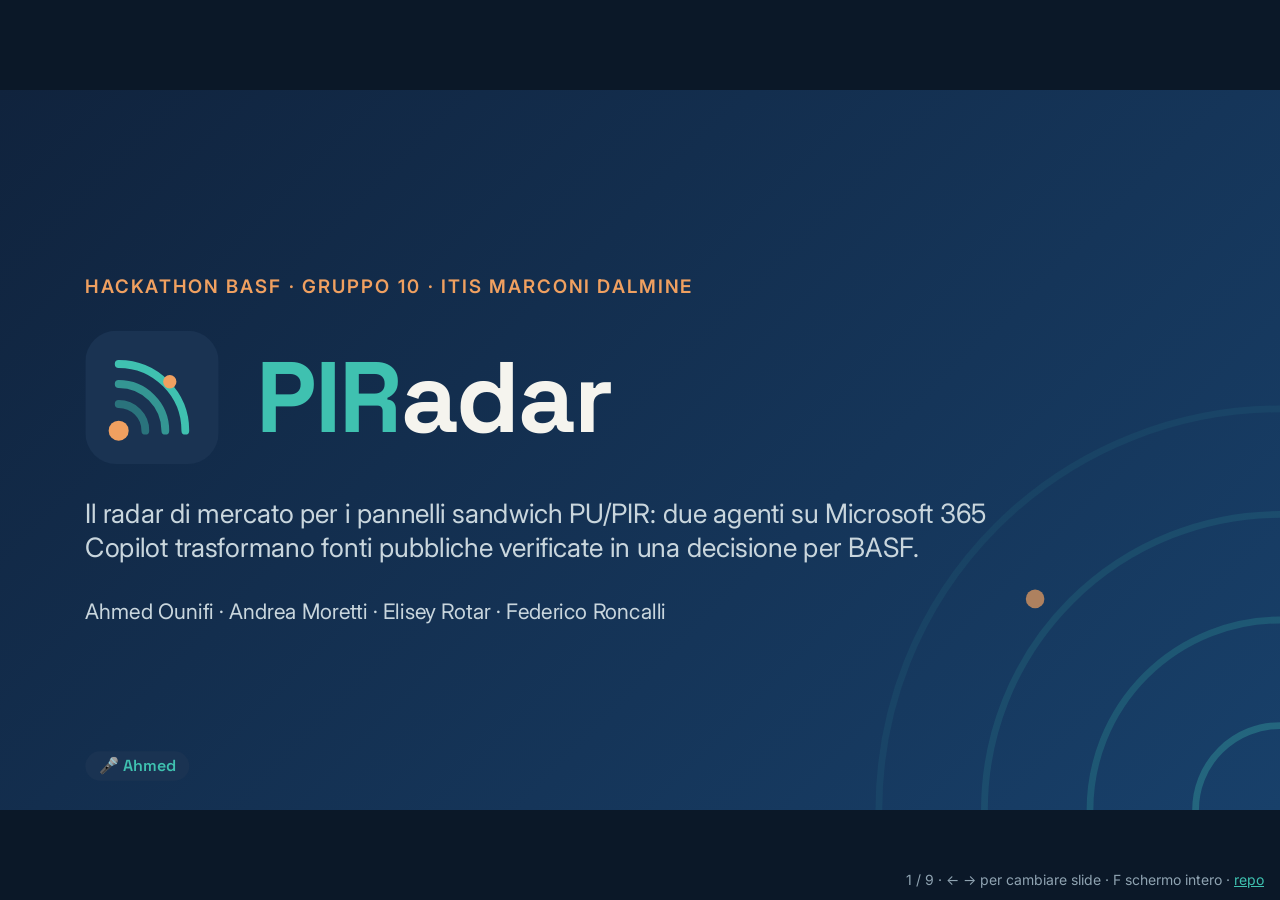
<file: index.html>
<!doctype html>
<html lang="it"><head><meta charset="utf-8"><meta name="viewport" content="width=device-width, initial-scale=1">
<title>PIRadar - Gruppo 10</title>
<link rel="icon" href="pitch/logo_piradar.svg">
<link rel="stylesheet" href="https://fonts.googleapis.com/css2?family=Space+Grotesk:wght@300..700&family=Inter:wght@400;600&display=swap">
<style>
html,body{margin:0;height:100%;background:#0B1828;overflow:hidden}
#stage{position:absolute;left:50%;top:50%;width:1920px;height:1080px;transform-origin:center center}
#stage>section{position:absolute;inset:0;width:1920px;height:1080px;display:none}
#stage>section.on{display:flex}
body { font-family: 'Inter', Arial, sans-serif; color: #1B2A3F; }
section { padding: 128px; background: #F5F4EE; box-sizing: border-box; display: flex; flex-direction: column; gap: 40px; }
section.dark { background: #10233D; color: #EEF2F0; }
section.accent { background: #E8833A; color: #10233D; }
h1, h2, h3 { font-family: 'Space Grotesk', Arial, sans-serif; margin: 0; }
h1 { font-size: 120px; font-weight: 700; line-height: 1.0; }
h2 { font-size: 72px; font-weight: 700; line-height: 1.05; color: #10233D; }
section.dark h2 { color: #F5F4EE; }
h3 { font-size: 40px; font-weight: 600; line-height: 1.15; }
p { margin: 0; font-size: 32px; line-height: 1.35; }
.eyebrow { font-size: 28px; font-weight: 600; letter-spacing: 3px; color: #1E8C80; }
section.dark .eyebrow { color: #F0A060; }
.lead { font-size: 40px; line-height: 1.3; color: #3A4A5E; }
section.dark .lead { color: #C9D6DD; }
.small { font-size: 24px; color: #5A6878; }
section.dark .small { color: #A9BAC4; }
.row { display: flex; gap: 40px; }
.card { flex: 1; background: #FFFFFF; border-radius: 20px; padding: 40px; display: flex; flex-direction: column; gap: 16px; box-shadow: 0 6px 24px rgba(16,35,61,0.08); }
section.dark .card { background: #1A3352; box-shadow: none; }
.card .big { font-family: 'Space Grotesk', Arial, sans-serif; font-size: 96px; font-weight: 700; line-height: 1; color: #1E8C80; }
section.dark .card .big { color: #F0A060; }
.card .lab { font-size: 32px; line-height: 1.3; }
.card .src { font-size: 24px; color: #5A6878; }
section.dark .card .src { color: #A9BAC4; }
.tag { font-size: 24px; font-weight: 600; padding: 8px 20px; border-radius: 40px; background: #DCEFEA; color: #135E56; align-self: flex-start; }
.tag.warn { background: #FBE3CF; color: #8A3F0C; }
.flow { display: flex; align-items: stretch; gap: 24px; }
.node { flex: 1; border-radius: 20px; padding: 36px; display: flex; flex-direction: column; gap: 14px; background: #FFFFFF; border: 3px solid #1E8C80; }
.node.human { border-color: #E8833A; }
.node.store { background: #10233D; color: #EEF2F0; border-color: #10233D; }
.node h3 { font-size: 36px; }
.node p { font-size: 26px; }
.arrow { width: 56px; align-self: center; font-family: 'Space Grotesk', Arial, sans-serif; font-size: 56px; color: #1E8C80; text-align: center; }
.banner { background: #10233D; color: #F5F4EE; border-radius: 20px; padding: 32px 40px; }
.banner p { font-size: 32px; }
.banner b { color: #F0A060; }
.quote { font-family: 'Space Grotesk', Arial, sans-serif; font-size: 80px; font-weight: 600; line-height: 1.12; }
.names { font-size: 32px; color: #C9D6DD; }
.brand { position: absolute; right: 96px; top: 52px; width: 300px; height: 56px; display: flex; align-items: center; justify-content: flex-end; gap: 14px; }
.brand .wm { font-family: 'Space Grotesk', Arial, sans-serif; font-size: 28px; font-weight: 700; color: #10233D; white-space: nowrap; }
section.dark .brand .wm { color: #F5F4EE; }
.brand .wm span { color: #1E8C80; }
section.dark .brand .wm span { color: #3FC1B0; }
.foot { position: absolute; left: 128px; bottom: 48px; width: 1664px; font-size: 24px; color: #7A8796; }
section.dark .foot { color: #8FA3B1; }
.ico { width: 64px; height: 64px; }
section.dark { background: linear-gradient(135deg, #10233D 0%, #18406A 100%); }
.deco { position: absolute; right: 0; bottom: 0; width: 760px; height: 760px; }
h2 .hl { color: #1E8C80; }
section.dark h2 .hl { color: #F0A060; }
section.tight { gap: 24px; padding-top: 100px; }
section.tight h2 { font-size: 58px; }
section.tight .card { padding: 28px 32px; gap: 10px; }
section.tight .card .big { font-size: 76px; }
section.tight .card .lab { font-size: 28px; }
section.tight .banner { padding: 22px 32px; }
section.tight .banner p { font-size: 28px; }
section.tight .node { padding: 26px; gap: 10px; }
section.tight .node p { font-size: 24px; }
.bar { height: 18px; border-radius: 9px; background: #2A4466; display: flex; }
.bar .fill { width: 87.5%; height: 18px; border-radius: 9px; background: #3FC1B0; }
.speaker { position: absolute; left: 128px; bottom: 44px; font-family: 'Space Grotesk', Arial, sans-serif; font-size: 24px; font-weight: 600; padding: 6px 20px; border-radius: 30px; background: #DCEFEA; color: #135E56; white-space: nowrap; }
section.dark .speaker { background: #1A3352; color: #3FC1B0; }
section.accent .speaker { background: #10233D; color: #F5F4EE; }
.hero { display: flex; align-items: center; gap: 56px; }
.wordmark { font-family: 'Space Grotesk', Arial, sans-serif; font-size: 150px; font-weight: 700; line-height: 1; color: #F5F4EE; letter-spacing: -3px; }
.wordmark span { color: #3FC1B0; }
@keyframes rise { from { opacity: 0; transform: translateY(24px); } to { opacity: 1; transform: translateY(0); } }
.in { animation: rise 600ms ease-out both; animation-delay: calc(var(--i) * 140ms); }

#bar{position:fixed;right:16px;bottom:12px;font:14px Inter,Arial,sans-serif;color:#8FA3B1;user-select:none}
#bar a{color:#3FC1B0}
</style></head><body>
<div id="stage">
<section id="cover" class="dark" style="justify-content: center; gap: 48px;">
<svg class="deco" aria-label="" width="760" height="760" viewBox="0 0 120 120"><g fill="none" stroke="#3FC1B0" stroke-linecap="round"><path d="M100 120 A20 20 0 0 1 120 100" stroke-width="1.6" opacity="0.30"/><path d="M75 120 A45 45 0 0 1 120 75" stroke-width="1.6" opacity="0.20"/><path d="M50 120 A70 70 0 0 1 120 50" stroke-width="1.6" opacity="0.13"/><path d="M25 120 A95 95 0 0 1 120 25" stroke-width="1.6" opacity="0.08"/></g><circle cx="62" cy="70" r="2.2" fill="#F0A060" opacity="0.7"/></svg>
<p class="eyebrow in" style="--i:0">HACKATHON BASF · GRUPPO 10 · ITIS MARCONI DALMINE</p>
<div class="hero in" style="--i:1">
<svg aria-label="Logo PIRadar: un radar che scansiona il mercato" width="200" height="200" viewBox="0 0 120 120"><rect width="120" height="120" rx="28" fill="#1A3352"/><path d="M30 30 A60 60 0 0 1 90 90" stroke="#3FC1B0" stroke-width="7" fill="none" stroke-linecap="round"/><path d="M30 48 A42 42 0 0 1 72 90" stroke="#3FC1B0" stroke-width="7" fill="none" stroke-linecap="round" opacity="0.7"/><path d="M30 66 A24 24 0 0 1 54 90" stroke="#3FC1B0" stroke-width="7" fill="none" stroke-linecap="round" opacity="0.45"/><circle cx="30" cy="90" r="9" fill="#F0A060"/><circle cx="76" cy="46" r="6" fill="#F0A060"/></svg>
<p class="wordmark"><span>PIR</span>adar</p>
</div>
<p class="lead in" style="--i:2; width:1400px;">Il radar di mercato per i pannelli sandwich PU/PIR: due agenti su Microsoft 365 Copilot trasformano fonti pubbliche verificate in una decisione per BASF.</p>
<p class="names in" style="--i:3">Ahmed Ounifi · Andrea Moretti · Elisey Rotar · Federico Roncalli</p>
<p class="speaker">🎤 Ahmed</p>

</section>
<section id="team">
<svg class="deco" aria-label="" width="760" height="760" viewBox="0 0 120 120"><g fill="none" stroke="#1E8C80" stroke-linecap="round"><path d="M100 120 A20 20 0 0 1 120 100" stroke-width="1.6" opacity="0.18"/><path d="M75 120 A45 45 0 0 1 120 75" stroke-width="1.6" opacity="0.11"/><path d="M50 120 A70 70 0 0 1 120 50" stroke-width="1.6" opacity="0.06"/></g></svg>
<p class="eyebrow">IL TEAM · CHI HA FATTO COSA</p>
<h2>Quattro persone, <span class="hl">quattro ruoli</span></h2>
<div class="row">
<div class="card in" style="--i:0"><svg class="ico" aria-label="Ricerca" viewBox="0 0 24 24" width="64" height="64" fill="none" stroke="#1E8C80" stroke-width="1.8" stroke-linecap="round" stroke-linejoin="round"><circle cx="11" cy="11" r="7"/><path d="M21 21l-5-5" stroke="#E8833A"/></svg><h3>Federico Roncalli</h3><p class="tag">Ricerca e raccomandazione</p><p class="lab">Ha trovato le fonti su norme, mercato e costi, e da lì ha costruito il consiglio per BASF.</p></div>
<div class="card in" style="--i:1"><svg class="ico" aria-label="Agente 1" viewBox="0 0 24 24" width="64" height="64" fill="none" stroke="#1E8C80" stroke-width="1.8" stroke-linecap="round" stroke-linejoin="round"><rect x="4" y="7" width="16" height="12" rx="3"/><path d="M12 7V4M9 12h.01M15 12h.01M9 16h6" stroke="#E8833A"/></svg><h3>Elisey Rotar</h3><p class="tag">Agente 1</p><p class="lab">Ha costruito il Research Curator, l’archivio come skill e il passaggio tra agenti.</p></div>
<div class="card in" style="--i:2"><svg class="ico" aria-label="Agente 2" viewBox="0 0 24 24" width="64" height="64" fill="none" stroke="#1E8C80" stroke-width="1.8" stroke-linecap="round" stroke-linejoin="round"><path d="M12 3l8 4v5c0 5-3.5 8-8 9-4.5-1-8-4-8-9V7l8-4z"/><path d="M8.5 12l2.5 2.5 4.5-5" stroke="#E8833A"/></svg><h3>Ahmed Ounifi</h3><p class="tag">Agente 2</p><p class="lab">Ha costruito l’Advisor, che trasforma le evidenze in una raccomandazione.</p></div>
<div class="card in" style="--i:3"><svg class="ico" aria-label="Presentazione" viewBox="0 0 24 24" width="64" height="64" fill="none" stroke="#1E8C80" stroke-width="1.8" stroke-linecap="round" stroke-linejoin="round"><rect x="3" y="4" width="18" height="12" rx="2"/><path d="M12 16v4M8 20h8"/><path d="M7 12l3-3 2 2 4-4" stroke="#E8833A"/></svg><h3>Andrea Moretti</h3><p class="tag">Pitch e archivio</p><p class="lab">Ha curato il pitch e questa presentazione, e ha organizzato l’archivio delle evidenze.</p></div>
</div>
<div class="brand"><svg aria-label="Logo PIRadar" width="52" height="52" viewBox="0 0 120 120"><rect width="120" height="120" rx="28" fill="#10233D"/><path d="M30 30 A60 60 0 0 1 90 90" stroke="#3FC1B0" stroke-width="9" fill="none" stroke-linecap="round"/><path d="M30 56 A34 34 0 0 1 64 90" stroke="#3FC1B0" stroke-width="9" fill="none" stroke-linecap="round" opacity="0.6"/><circle cx="30" cy="90" r="10" fill="#F0A060"/></svg><p class="wm"><span>PIR</span>adar</p></div>
<p class="speaker">🎤 Ahmed</p>

</section>
<section id="problema" class="tight">
<svg class="deco" aria-label="" width="760" height="760" viewBox="0 0 120 120"><g fill="none" stroke="#1E8C80" stroke-linecap="round"><path d="M100 120 A20 20 0 0 1 120 100" stroke-width="1.6" opacity="0.18"/><path d="M75 120 A45 45 0 0 1 120 75" stroke-width="1.6" opacity="0.11"/><path d="M50 120 A70 70 0 0 1 120 50" stroke-width="1.6" opacity="0.06"/></g></svg>
<p class="eyebrow">IL PROBLEMA · DATI VERIFICATI AL 26/11/2026</p>
<h2>I pannellisti vedono il cambiamento <span class="hl">quando è già arrivato</span></h2>
<div class="row">
<div class="card in" style="--i:0"><svg class="ico" aria-label="Edificio in calo" viewBox="0 0 24 24" width="64" height="64" fill="none" stroke="#1E8C80" stroke-width="1.8" stroke-linecap="round" stroke-linejoin="round"><path d="M3 21h18M5 21V9l5-3v15M10 21V11h8v10"/><path d="M14 3v5M12 6l2 2 2-2" stroke="#E8833A"/></svg><p class="big">−4,0%</p><p class="lab">costruzione di edifici nell’area euro, settembre 2026 su un anno prima</p><p class="src">Eurostat, 19/11/2026 · E07</p></div>
<div class="card in" style="--i:1"><svg class="ico" aria-label="Materia prima chimica" viewBox="0 0 24 24" width="64" height="64" fill="none" stroke="#1E8C80" stroke-width="1.8" stroke-linecap="round" stroke-linejoin="round"><path d="M9 3h6M10 3v6L4.5 18.5A1.6 1.6 0 0 0 6 21h12a1.6 1.6 0 0 0 1.5-2.5L14 9V3"/><path d="M7 15h10" stroke="#E8833A"/></svg><p class="big">×1,9</p><p class="lab">benzene, materia prima dell’MDI: 1.079 contro 566 €/t un anno prima</p><p class="src">Argus Media, 23/11/2026 · E35</p></div>
<div class="card in" style="--i:2"><svg class="ico" aria-label="Nave nello stretto" viewBox="0 0 24 24" width="64" height="64" fill="none" stroke="#1E8C80" stroke-width="1.8" stroke-linecap="round" stroke-linejoin="round"><path d="M3 15l2 5h14l2-5H3z"/><path d="M6 15V9h12v6M12 9V4"/><path d="M2 22c2 0 2-1 4-1s2 1 4 1 2-1 4-1 2 1 4 1 2-1 4-1" stroke="#E8833A"/></svg><p class="big">−40%</p><p class="lab">traffico di petrolio attraverso Hormuz, con oltre 25 petroliere colpite in una settimana</p><p class="src">Al Jazeera, 24/11/2026 · E33</p></div>
</div>
<div class="banner in" style="--i:3"><p><b>Decisione per il responsabile commerciale BASF Italia:</b> quali clienti e quali prodotti privilegiare nei prossimi 12 mesi, con un piano a scenari rivisto ogni trimestre.</p></div>
<div class="brand"><svg aria-label="Logo PIRadar" width="52" height="52" viewBox="0 0 120 120"><rect width="120" height="120" rx="28" fill="#10233D"/><path d="M30 30 A60 60 0 0 1 90 90" stroke="#3FC1B0" stroke-width="9" fill="none" stroke-linecap="round"/><path d="M30 56 A34 34 0 0 1 64 90" stroke="#3FC1B0" stroke-width="9" fill="none" stroke-linecap="round" opacity="0.6"/><circle cx="30" cy="90" r="10" fill="#F0A060"/></svg><p class="wm"><span>PIR</span>adar</p></div>
<p class="speaker">🎤 Ahmed</p>

</section>
<section id="archivio" class="dark tight">
<svg class="deco" aria-label="" width="760" height="760" viewBox="0 0 120 120"><g fill="none" stroke="#3FC1B0" stroke-linecap="round"><path d="M100 120 A20 20 0 0 1 120 100" stroke-width="1.6" opacity="0.22"/><path d="M75 120 A45 45 0 0 1 120 75" stroke-width="1.6" opacity="0.14"/><path d="M50 120 A70 70 0 0 1 120 50" stroke-width="1.6" opacity="0.08"/></g></svg>
<p class="eyebrow">L’ARCHIVIO · FONTI E TRACCIABILITÀ</p>
<h2>40 evidenze pubbliche, <span class="hl">35 ricontrollate a mano</span></h2>
<div class="row">
<div class="card in" style="--i:0"><p class="big">35/40</p><div class="bar"><div class="fill"></div></div><p class="lab">verificate aprendo il link: Eurostat, Commissione UE, World Bank, UN Comtrade, BASF, Argus, EIA</p></div>
<div class="card in" style="--i:1"><svg class="ico" aria-label="Tre etichette" viewBox="0 0 24 24" width="64" height="64" fill="none" stroke="#3FC1B0" stroke-width="1.8" stroke-linecap="round" stroke-linejoin="round"><path d="M3 12V4h8l10 10-8 8L3 12z"/><circle cx="7.5" cy="8.5" r="1.5" fill="#F0A060" stroke="#F0A060"/></svg><p class="lab">Ogni riga ha <b>FATTO</b>, <b>INFERENZA</b> o <b>LIMITE</b>, più fonte, URL, data e affidabilità A, B o C</p></div>
<div class="card in" style="--i:2"><svg class="ico" aria-label="Attenzione" viewBox="0 0 24 24" width="64" height="64" fill="none" stroke="#F0A060" stroke-width="1.8" stroke-linecap="round" stroke-linejoin="round"><path d="M12 3l10 18H2L12 3z"/><path d="M12 10v5M12 18h.01"/></svg><p class="lab">5 dati deboli lasciati apposta: stime di mercato in conflitto e un prezzo non disponibile gratis</p></div>
</div>
<div class="banner in" style="--i:3; background:#1A3352;"><p><b>La verifica funziona:</b> l’Agente 1 aveva scritto che il PMDI per pannelli PIR sale di 20-50 €/t, ma aveva omesso che il prezzo medio scende. L’abbiamo trovato e corretto prima che arrivasse all’Advisor.</p></div>
<div class="brand"><svg aria-label="Logo PIRadar" width="52" height="52" viewBox="0 0 120 120"><rect width="120" height="120" rx="28" fill="#1A3352"/><path d="M30 30 A60 60 0 0 1 90 90" stroke="#3FC1B0" stroke-width="9" fill="none" stroke-linecap="round"/><path d="M30 56 A34 34 0 0 1 64 90" stroke="#3FC1B0" stroke-width="9" fill="none" stroke-linecap="round" opacity="0.6"/><circle cx="30" cy="90" r="10" fill="#F0A060"/></svg><p class="wm"><span>PIR</span>adar</p></div>
<p class="speaker">🎤 Andrea</p>

</section>
<section id="architettura" class="tight">
<p class="eyebrow">IL PROTOTIPO · DUE RUOLI SEPARATI</p>
<h2>Due agenti, un archivio, <span class="hl">una persona che verifica</span></h2>
<div class="flow">
<div class="node in" style="--i:0"><p class="tag">Agente 1</p><h3>Research Curator</h3><p>Cerca fonti pubbliche, estrae il dato con URL e data, lo classifica fatto, inferenza o limite. Non dà mai consigli.</p></div>
<p class="arrow">→</p>
<div class="node human in" style="--i:1"><p class="tag warn">Persona</p><h3>Verifica umana</h3><p>Apre ogni link, controlla il numero, corregge, segna VERIFICATO.</p></div>
<p class="arrow">→</p>
<div class="node store in" style="--i:2"><p class="tag">Archivio</p><h3>40 evidenze</h3><p>Skill condivisa installata in entrambi gli agenti.</p></div>
<p class="arrow">→</p>
<div class="node in" style="--i:3"><p class="tag">Agente 2</p><h3>Advisor</h3><p>Senza web: usa solo evidenze, cita ogni ID, separa fatti e scenari, consiglia.</p></div>
</div>
<div class="banner in" style="--i:4"><p><b>Il passaggio diretto:</b> Agent Builder non collega gli agenti, quindi l’abbiamo fatto noi. In una sola chat si chiama @Agente 1, poi @Agente 2 usa subito i dati appena trovati. Se mancano dati, l’Advisor scrive la richiesta all’Agente 1 e il ciclo si chiude.</p></div>
<div class="brand"><svg aria-label="Logo PIRadar" width="52" height="52" viewBox="0 0 120 120"><rect width="120" height="120" rx="28" fill="#10233D"/><path d="M30 30 A60 60 0 0 1 90 90" stroke="#3FC1B0" stroke-width="9" fill="none" stroke-linecap="round"/><path d="M30 56 A34 34 0 0 1 64 90" stroke="#3FC1B0" stroke-width="9" fill="none" stroke-linecap="round" opacity="0.6"/><circle cx="30" cy="90" r="10" fill="#F0A060"/></svg><p class="wm"><span>PIR</span>adar</p></div>
<p class="speaker">🎤 Elisey</p>

</section>
<section id="prove">
<svg class="deco" aria-label="" width="760" height="760" viewBox="0 0 120 120"><g fill="none" stroke="#1E8C80" stroke-linecap="round"><path d="M100 120 A20 20 0 0 1 120 100" stroke-width="1.6" opacity="0.18"/><path d="M75 120 A45 45 0 0 1 120 75" stroke-width="1.6" opacity="0.11"/><path d="M50 120 A70 70 0 0 1 120 50" stroke-width="1.6" opacity="0.06"/></g></svg>
<p class="eyebrow">LE 4 PROVE · TEST E INCERTEZZA</p>
<h2>Gestisce dati <span class="hl">deboli, mancanti e in conflitto</span></h2>
<div class="row">
<div class="card in" style="--i:0"><p class="tag">Prova A</p><h3>Un’azione concreta</h3><p class="lab">Pilota PIR con un pannellista italiano entro il Q2 2027, con KPI. Ogni fatto con ID e URL.</p></div>
<div class="card in" style="--i:1"><p class="tag warn">Prova B</p><h3>“+30% nel 2027”</h3><p class="lab">Rifiutato: nessuna fonte. Le stime vere dicono 2-5% l’anno. Non aggiunto all’archivio.</p></div>
</div>
<div class="row">
<div class="card in" style="--i:2"><p class="tag warn">Prova C</p><h3>Dazio e fine guerra</h3><p class="lab">Due scenari separati. Pace non vuol dire gas più basso: le sanzioni restano. Oggi non c’è un cessate il fuoco.</p></div>
<div class="card in" style="--i:3"><p class="tag warn">Prova D</p><h3>Lattonedil e Isopan</h3><p class="lab">Nessun dato in archivio: lo dichiara, non inventa stabilimenti, propone un test piccolo e reversibile.</p></div>
</div>
<div class="brand"><svg aria-label="Logo PIRadar" width="52" height="52" viewBox="0 0 120 120"><rect width="120" height="120" rx="28" fill="#10233D"/><path d="M30 30 A60 60 0 0 1 90 90" stroke="#3FC1B0" stroke-width="9" fill="none" stroke-linecap="round"/><path d="M30 56 A34 34 0 0 1 64 90" stroke="#3FC1B0" stroke-width="9" fill="none" stroke-linecap="round" opacity="0.6"/><circle cx="30" cy="90" r="10" fill="#F0A060"/></svg><p class="wm"><span>PIR</span>adar</p></div>
<p class="speaker">🎤 Elisey</p>

</section>
<section id="raccomandazione" class="accent">
<svg class="deco" aria-label="" width="760" height="760" viewBox="0 0 120 120"><g fill="none" stroke="#10233D" stroke-linecap="round"><path d="M100 120 A20 20 0 0 1 120 100" stroke-width="1.6" opacity="0.18"/><path d="M75 120 A45 45 0 0 1 120 75" stroke-width="1.6" opacity="0.11"/><path d="M50 120 A70 70 0 0 1 120 50" stroke-width="1.6" opacity="0.06"/></g></svg>
<p class="eyebrow" style="color:#10233D;">LA RACCOMANDAZIONE</p>
<h2 style="color:#10233D;">PIR Priority Portfolio, rivisto ogni trimestre</h2>
<div class="row">
<div class="card in" style="--i:0"><h3>Per BASF</h3><p class="lab">Capacità protetta per i pannellisti che servono catena del freddo e data center, dove contano fuoco e isolamento. Elastopir già pronto, opzione Biomass Balance per chi dichiara il carbonio dal 2028. Prezzi con revisione trimestrale.</p><p class="src">E07 · E25 · E26 · E30 · E34 · E02</p></div>
<div class="card in" style="--i:1"><h3>Per il pannellista</h3><p class="lab">Un pilota piccolo e reversibile su una linea, con criteri scritti per proseguire o fermarsi. Nessuna scorta comprata su uno scenario.</p><p class="src">Prove A e D</p></div>
</div>
<p class="in" style="--i:2; font-size:32px; font-weight:600;">Fatti e scenari sempre separati: la fine della guerra resta un’ipotesi, e la decisione finale è di una persona.</p>
<div class="brand"><svg aria-label="Logo PIRadar" width="52" height="52" viewBox="0 0 120 120"><rect width="120" height="120" rx="28" fill="#10233D"/><path d="M30 30 A60 60 0 0 1 90 90" stroke="#3FC1B0" stroke-width="9" fill="none" stroke-linecap="round"/><path d="M30 56 A34 34 0 0 1 64 90" stroke="#3FC1B0" stroke-width="9" fill="none" stroke-linecap="round" opacity="0.6"/><circle cx="30" cy="90" r="10" fill="#F5F4EE"/></svg><p class="wm"><span style="color:#10233D;">PIR</span>adar</p></div>
<p class="speaker">🎤 Federico</p>

</section>
<section id="futuro">
<svg class="deco" aria-label="" width="760" height="760" viewBox="0 0 120 120"><g fill="none" stroke="#1E8C80" stroke-linecap="round"><path d="M100 120 A20 20 0 0 1 120 100" stroke-width="1.6" opacity="0.18"/><path d="M75 120 A45 45 0 0 1 120 75" stroke-width="1.6" opacity="0.11"/><path d="M50 120 A70 70 0 0 1 120 50" stroke-width="1.6" opacity="0.06"/></g></svg>
<p class="eyebrow">CON UN PICCOLO INVESTIMENTO</p>
<h2>Cosa diventa <span class="hl">domani</span></h2>
<div class="row">
<div class="card in" style="--i:0"><p class="big">1</p><h3>Agenti collegati</h3><p class="lab">Con Copilot Studio l’Advisor chiama il Curator da solo. L’architettura è già pronta e testata.</p></div>
<div class="card in" style="--i:1"><p class="big">2</p><h3>Radar settimanale</h3><p class="lab">Le fonti si aggiornano ogni settimana, con un avviso quando scatta un segnale, ad esempio un nuovo dato Eurostat.</p></div>
<div class="card in" style="--i:2"><p class="big">3</p><h3>Replicabile</h3><p class="lab">Per un altro mercato BASF si cambia l’archivio, non gli agenti.</p></div>
</div>
<div class="brand"><svg aria-label="Logo PIRadar" width="52" height="52" viewBox="0 0 120 120"><rect width="120" height="120" rx="28" fill="#10233D"/><path d="M30 30 A60 60 0 0 1 90 90" stroke="#3FC1B0" stroke-width="9" fill="none" stroke-linecap="round"/><path d="M30 56 A34 34 0 0 1 64 90" stroke="#3FC1B0" stroke-width="9" fill="none" stroke-linecap="round" opacity="0.6"/><circle cx="30" cy="90" r="10" fill="#F0A060"/></svg><p class="wm"><span>PIR</span>adar</p></div>
<p class="speaker">🎤 Federico</p>

</section>
<section id="chiusura" class="dark" style="justify-content: center;">
<svg class="deco" aria-label="" width="760" height="760" viewBox="0 0 120 120"><g fill="none" stroke="#3FC1B0" stroke-linecap="round"><path d="M100 120 A20 20 0 0 1 120 100" stroke-width="1.6" opacity="0.30"/><path d="M75 120 A45 45 0 0 1 120 75" stroke-width="1.6" opacity="0.20"/><path d="M50 120 A70 70 0 0 1 120 50" stroke-width="1.6" opacity="0.13"/><path d="M25 120 A95 95 0 0 1 120 25" stroke-width="1.6" opacity="0.08"/></g><circle cx="62" cy="70" r="2.2" fill="#F0A060" opacity="0.7"/></svg>
<div class="hero in" style="--i:0; gap:28px;"><svg aria-label="Logo PIRadar" width="96" height="96" viewBox="0 0 120 120"><rect width="120" height="120" rx="28" fill="#1A3352"/><path d="M30 30 A60 60 0 0 1 90 90" stroke="#3FC1B0" stroke-width="7" fill="none" stroke-linecap="round"/><path d="M30 48 A42 42 0 0 1 72 90" stroke="#3FC1B0" stroke-width="7" fill="none" stroke-linecap="round" opacity="0.7"/><path d="M30 66 A24 24 0 0 1 54 90" stroke="#3FC1B0" stroke-width="7" fill="none" stroke-linecap="round" opacity="0.45"/><circle cx="30" cy="90" r="9" fill="#F0A060"/></svg><p class="wordmark" style="font-size:72px;"><span>PIR</span>adar</p></div>
<p class="quote in" style="--i:1; color:#F5F4EE; width:1500px;">Non indoviniamo il futuro. Trasformiamo dati verificati in decisioni che una persona può controllare.</p>
<p class="names in" style="--i:2">Grazie · Ahmed Ounifi · Andrea Moretti · Elisey Rotar · Federico Roncalli</p>
<p class="speaker">🎤 Federico</p>

</section>

</div>
<div id="bar"><span id="n"></span> · ← → per cambiare slide · F schermo intero · <a href="https://github.com/EliseyRotar/piradar-basf-hackathon">repo</a></div>
<script>
const s=[...document.querySelectorAll('#stage>section')];let i=0;
function fit(){const k=Math.min(innerWidth/1920,innerHeight/1080);document.getElementById('stage').style.transform='translate(-50%,-50%) scale('+k+')'}
function show(j){i=Math.max(0,Math.min(s.length-1,j));s.forEach((x,k)=>x.classList.toggle('on',k===i));document.getElementById('n').textContent=(i+1)+' / '+s.length;history.replaceState(null,'','#'+(i+1))}
addEventListener('resize',fit);
addEventListener('keydown',e=>{if(['ArrowRight','PageDown',' '].includes(e.key))show(i+1);if(['ArrowLeft','PageUp'].includes(e.key))show(i-1);if(e.key==='f'||e.key==='F')document.documentElement.requestFullscreen?.()});
addEventListener('click',e=>{if(e.target.closest('a'))return;show(e.clientX>innerWidth/2?i+1:i-1)});
fit();show((parseInt(location.hash.slice(1))||1)-1);
</script></body></html>
</file>
